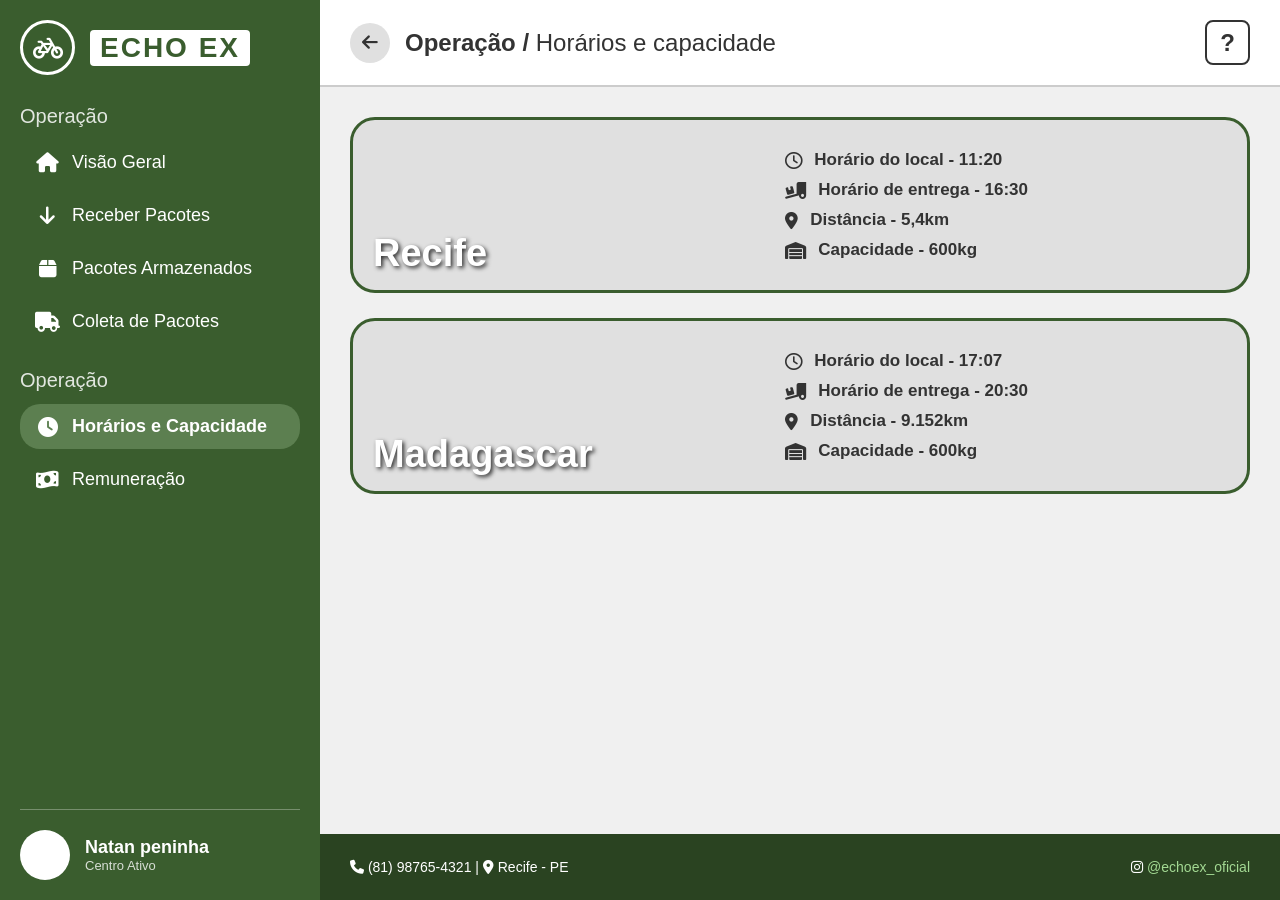
<file: horarios-capacidade.html>
<!DOCTYPE html>
<html lang="pt-BR">
<head>
    <meta charset="UTF-8">
    <meta name="viewport" content="width=device-width, initial-scale=1.0">
    <title>EchoEx - Horários e Capacidade</title>
    <link rel="stylesheet" href="https://cdnjs.cloudflare.com/ajax/libs/font-awesome/6.4.0/css/all.min.css">
    <style>
        * { margin: 0; padding: 0; box-sizing: border-box; font-family: 'Segoe UI', Tahoma, Geneva, Verdana, sans-serif; }
        body { display: flex; min-height: 100vh; background-color: #f0f0f0; }

        .sidebar { width: 320px; background-color: #3A5D2E; color: white; padding: 20px; display: flex; flex-direction: column; justify-content: space-between; flex-shrink: 0; }
        .logo-container { display: flex; align-items: center; gap: 15px; margin-bottom: 30px; text-decoration: none; color: white; }
        .logo-circle { width: 55px; height: 55px; border: 3px solid white; border-radius: 50%; display: flex; align-items: center; justify-content: center; font-size: 24px; }
        .logo-text { font-size: 28px; font-weight: 900; letter-spacing: 2px; background: white; color: #3A5D2E; padding: 2px 10px; border-radius: 4px; }
        
        .nav-section { margin-bottom: 25px; }
        .section-title { font-size: 20px; opacity: 0.85; margin-bottom: 12px; font-weight: 300; }
        .nav-item { display: flex; align-items: center; gap: 12px; padding: 12px 15px; color: white; text-decoration: none; font-size: 18px; border-radius: 20px; margin-bottom: 8px; }
        .nav-item:hover { background-color: rgba(255, 255, 255, 0.15); }
        .nav-item.active { background-color: #5C7F50; font-weight: bold; }
        .nav-item i { width: 25px; text-align: center; font-size: 20px; }

        .user-profile { border-top: 1px solid rgba(255, 255, 255, 0.3); padding-top: 20px; display: flex; align-items: center; gap: 15px; text-decoration: none; color: white; }
        .avatar-blank { width: 50px; height: 50px; background-color: white; border-radius: 50%; flex-shrink: 0; }
        .user-info h4 { font-size: 18px; font-weight: bold; }
        .user-info p { font-size: 13px; opacity: 0.8; }

        .main-content { flex: 1; display: flex; flex-direction: column; }
        .top-bar { background-color: white; padding: 20px 30px; display: flex; justify-content: space-between; align-items: center; border-bottom: 2px solid #ccc; }
        .top-bar-left { display: flex; align-items: center; gap: 15px; }
        .btn-back { background: #e0e0e0; border: none; width: 40px; height: 40px; border-radius: 50%; display: flex; align-items: center; justify-content: center; cursor: pointer; color: #333; font-size: 18px; text-decoration: none; }
        .page-title { font-size: 24px; font-weight: bold; color: #333; }
        .page-title span { font-weight: normal; }
        .help-btn { width: 45px; height: 45px; border: 2px solid #333; border-radius: 8px; display: flex; align-items: center; justify-content: center; font-size: 24px; font-weight: bold; color: #333; }
        .content-body { padding: 30px; flex: 1; }

        .schedule-card { display: flex; background-color: #E0E0E0; border: 3px solid #3A5D2E; border-radius: 25px; overflow: hidden; margin-bottom: 25px; }
        .schedule-img { width: 45%; height: 170px; position: relative; background-size: cover; background-position: center; }
        .schedule-img h2 { position: absolute; bottom: 15px; left: 20px; color: white; font-size: 38px; text-shadow: 2px 2px 4px rgba(0,0,0,0.8); }
        .schedule-info { padding: 20px 30px; display: flex; flex-direction: column; justify-content: center; gap: 10px; color: #333; font-size: 17px; font-weight: bold; }
        .schedule-info div { display: flex; align-items: center; gap: 12px; }

        footer { background-color: #2a4321; color: white; padding: 25px 30px; margin-top: auto; display: flex; justify-content: space-between; font-size: 14px; }
        footer a { color: #a3d993; text-decoration: none; }
    </style>
</head>
<body>

    <aside class="sidebar">
        <div>
            <a href="index.html" class="logo-container">
                <div class="logo-circle"><i class="fa-solid fa-bicycle"></i></div>
                <div class="logo-text">ECHO EX</div>
            </a>
            <div class="nav-section">
                <div class="section-title">Operação</div>
                <a href="visao-geral.html" class="nav-item"><i class="fa-solid fa-house"></i> Visão Geral</a>
                <a href="receber-pacotes.html" class="nav-item"><i class="fa-solid fa-arrow-down"></i> Receber Pacotes</a>
                <a href="pacotes-armazenados.html" class="nav-item"><i class="fa-solid fa-box"></i> Pacotes Armazenados</a>
                <a href="coleta-pacotes.html" class="nav-item"><i class="fa-solid fa-truck"></i> Coleta de Pacotes</a>
            </div>
            <div class="nav-section">
                <div class="section-title">Operação</div>
                <a href="horarios-capacidade.html" class="nav-item active"><i class="fa-solid fa-clock"></i> Horários e Capacidade</a>
                <a href="remuneracao.html" class="nav-item"><i class="fa-solid fa-money-bill-wave"></i> Remuneração</a>
            </div>
        </div>

        <a href="perfil.html" class="user-profile">
            <div class="avatar-blank"></div>
            <div class="user-info">
                <h4>Natan peninha</h4>
                <p>Centro Ativo</p>
            </div>
        </a>
    </aside>

    <main class="main-content">
        <header class="top-bar">
            <div class="top-bar-left">
                <a href="javascript:history.back()" class="btn-back"><i class="fa-solid fa-arrow-left"></i></a>
                <div class="page-title">Operação / <span>Horários e capacidade</span></div>
            </div>
            <div class="help-btn">?</div>
        </header>

        <section class="content-body">
            <div class="schedule-card">
                <div class="schedule-img" style="background-image: url('https://images.unsplash.com/photo-1579783902614-a3fb3927b675?w=800');">
                    <h2>Recife</h2>
                </div>
                <div class="schedule-info">
                    <div><i class="fa-regular fa-clock"></i> Horário do local - 11:20</div>
                    <div><i class="fa-solid fa-truck-ramp-box"></i> Horário de entrega - 16:30</div>
                    <div><i class="fa-solid fa-location-dot"></i> Distância - 5,4km</div>
                    <div><i class="fa-solid fa-warehouse"></i> Capacidade - 600kg</div>
                </div>
            </div>

            <div class="schedule-card">
                <div class="schedule-img" style="background-image: url('https://images.unsplash.com/photo-1507525428034-b723cf961d3e?w=800');">
                    <h2>Madagascar</h2>
                </div>
                <div class="schedule-info">
                    <div><i class="fa-regular fa-clock"></i> Horário do local - 17:07</div>
                    <div><i class="fa-solid fa-truck-ramp-box"></i> Horário de entrega - 20:30</div>
                    <div><i class="fa-solid fa-location-dot"></i> Distância - 9.152km</div>
                    <div><i class="fa-solid fa-warehouse"></i> Capacidade - 600kg</div>
                </div>
            </div>
        </section>

        <footer>
            <div><i class="fa-solid fa-phone"></i> (81) 98765-4321 | <i class="fa-solid fa-location-dot"></i> Recife - PE</div>
            <div><i class="fa-brands fa-instagram"></i> <a href="https://instagram.com" target="_blank">@echoex_oficial</a></div>
        </footer>
    </main>

</body>
</html>
</file>
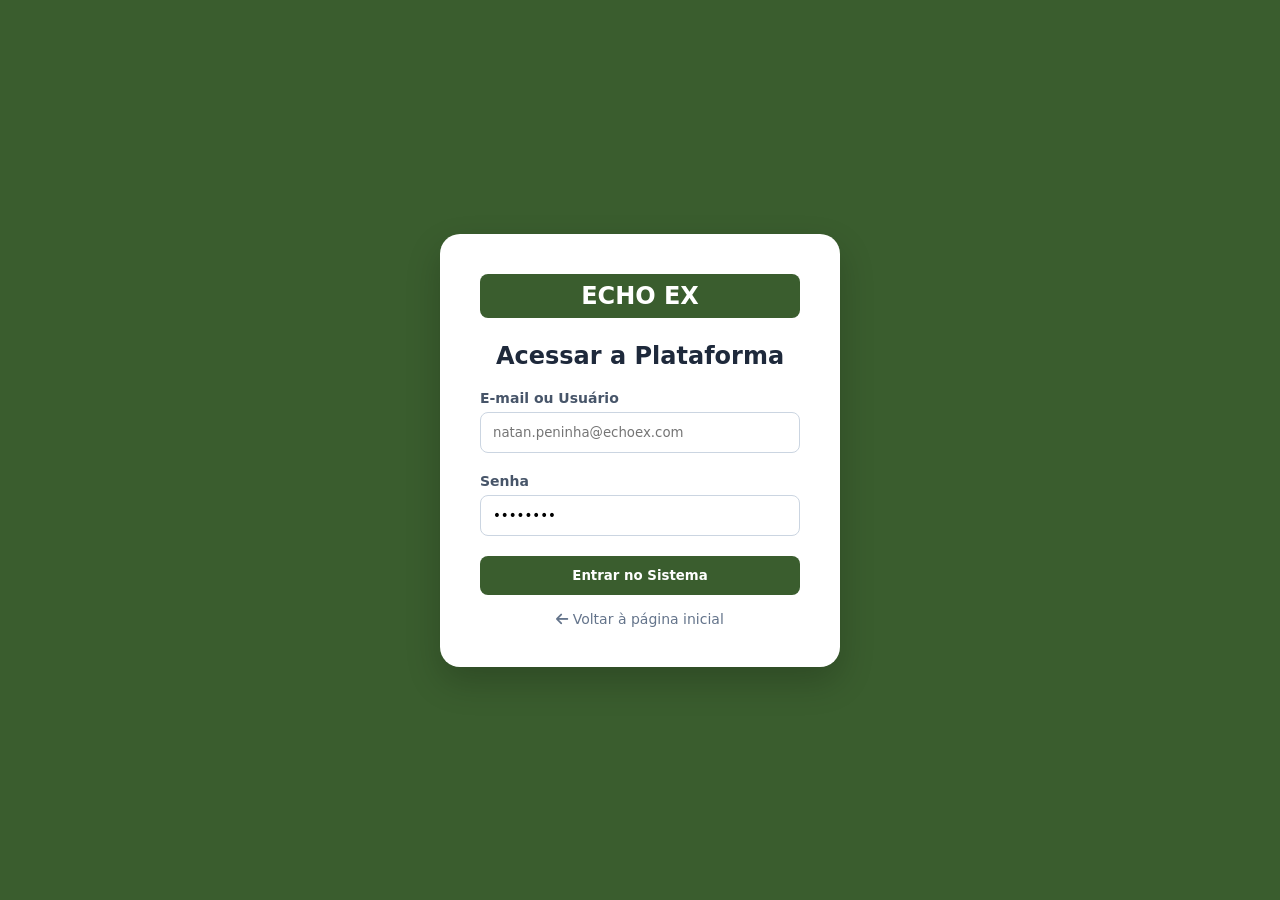
<file: login.html>
<!DOCTYPE html>
<html lang="pt-BR">
<head>
    <meta charset="UTF-8">
    <meta name="viewport" content="width=device-width, initial-scale=1.0">
    <title>EchoEx - Login</title>
    <link rel="stylesheet" href="https://cdnjs.cloudflare.com/ajax/libs/font-awesome/6.4.0/css/all.min.css">
    <style>
        * { margin: 0; padding: 0; box-sizing: border-box; font-family: 'Segoe UI', system-ui, sans-serif; }
        body { background: #3a5d2e; min-height: 100vh; display: flex; align-items: center; justify-content: center; padding: 20px; }
        .login-card { background: white; padding: 40px; border-radius: 20px; width: 100%; max-width: 400px; box-shadow: 0 15px 35px rgba(0,0,0,0.2); }
        .logo-box { background: #3a5d2e; color: white; text-align: center; font-weight: 900; font-size: 24px; padding: 8px; border-radius: 8px; margin-bottom: 24px; }
        .form-group { margin-bottom: 20px; }
        .form-group label { display: block; font-size: 14px; font-weight: 600; color: #475569; margin-bottom: 6px; }
        .form-group input { width: 100%; padding: 12px; border: 1px solid #cbd5e1; border-radius: 8px; outline: none; }
        .btn-submit { width: 100%; background: #3a5d2e; color: white; border: none; padding: 12px; border-radius: 8px; font-weight: 700; cursor: pointer; }
        .back-link { display: block; text-align: center; margin-top: 16px; color: #64748b; text-decoration: none; font-size: 14px; }
    </style>
</head>
<body>

    <div class="login-card">
        <div class="logo-box">ECHO EX</div>
        <h2 style="text-align: center; margin-bottom: 20px; color: #1e293b;">Acessar a Plataforma</h2>
        <form action="visao-geral.html">
            <div class="form-group">
                <label>E-mail ou Usuário</label>
                <input type="text" placeholder="natan.peninha@echoex.com" required>
            </div>
            <div class="form-group">
                <label>Senha</label>
                <input type="password" value="12345678" required>
            </div>
            <button type="submit" class="btn-submit">Entrar no Sistema</button>
        </form>
        <a href="index.html" class="back-link"><i class="fa-solid fa-arrow-left"></i> Voltar à página inicial</a>
    </div>

</body>
</html>
</file>
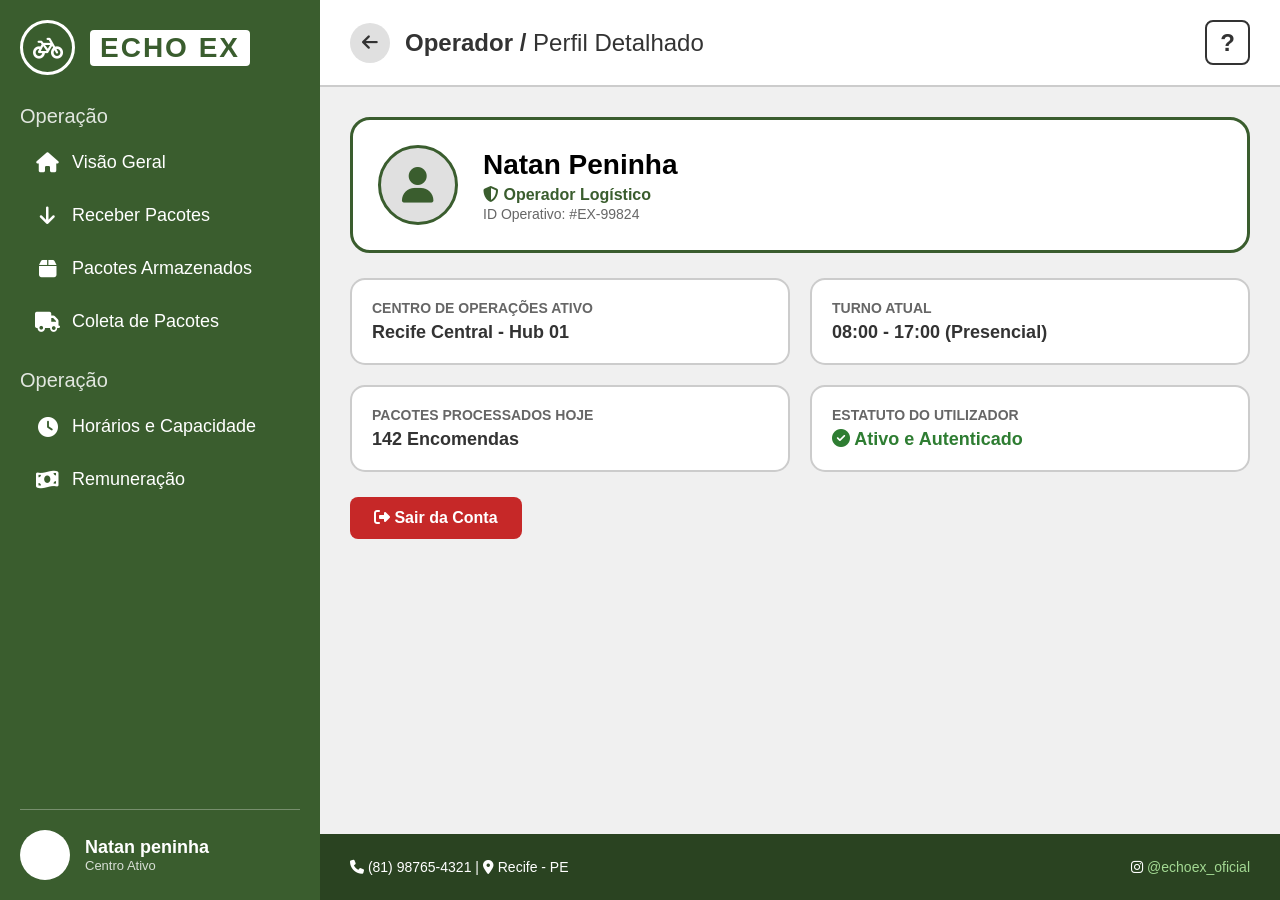
<file: perfil.html>
<!DOCTYPE html>
<html lang="pt-BR">
<head>
    <meta charset="UTF-8">
    <meta name="viewport" content="width=device-width, initial-scale=1.0">
    <title>EchoEx - Perfil do Operador</title>
    <link rel="stylesheet" href="https://cdnjs.cloudflare.com/ajax/libs/font-awesome/6.4.0/css/all.min.css">
    <style>
        * { margin: 0; padding: 0; box-sizing: border-box; font-family: 'Segoe UI', Tahoma, Geneva, Verdana, sans-serif; }
        body { display: flex; min-height: 100vh; background-color: #f0f0f0; }

        .sidebar { width: 320px; background-color: #3A5D2E; color: white; padding: 20px; display: flex; flex-direction: column; justify-content: space-between; flex-shrink: 0; }
        .logo-container { display: flex; align-items: center; gap: 15px; margin-bottom: 30px; text-decoration: none; color: white; }
        .logo-circle { width: 55px; height: 55px; border: 3px solid white; border-radius: 50%; display: flex; align-items: center; justify-content: center; font-size: 24px; }
        .logo-text { font-size: 28px; font-weight: 900; letter-spacing: 2px; background: white; color: #3A5D2E; padding: 2px 10px; border-radius: 4px; }
        
        .nav-section { margin-bottom: 25px; }
        .section-title { font-size: 20px; opacity: 0.85; margin-bottom: 12px; font-weight: 300; }
        .nav-item { display: flex; align-items: center; gap: 12px; padding: 12px 15px; color: white; text-decoration: none; font-size: 18px; border-radius: 20px; margin-bottom: 8px; }
        .nav-item:hover { background-color: rgba(255, 255, 255, 0.15); }
        .nav-item i { width: 25px; text-align: center; font-size: 20px; }

        .user-profile { border-top: 1px solid rgba(255, 255, 255, 0.3); padding-top: 20px; display: flex; align-items: center; gap: 15px; text-decoration: none; color: white; }
        .avatar-blank { width: 50px; height: 50px; background-color: white; border-radius: 50%; flex-shrink: 0; }
        .user-info h4 { font-size: 18px; font-weight: bold; }
        .user-info p { font-size: 13px; opacity: 0.8; }

        .main-content { flex: 1; display: flex; flex-direction: column; }
        .top-bar { background-color: white; padding: 20px 30px; display: flex; justify-content: space-between; align-items: center; border-bottom: 2px solid #ccc; }
        .top-bar-left { display: flex; align-items: center; gap: 15px; }
        .btn-back { background: #e0e0e0; border: none; width: 40px; height: 40px; border-radius: 50%; display: flex; align-items: center; justify-content: center; cursor: pointer; color: #333; font-size: 18px; text-decoration: none; }
        .page-title { font-size: 24px; font-weight: bold; color: #333; }
        .page-title span { font-weight: normal; }
        .help-btn { width: 45px; height: 45px; border: 2px solid #333; border-radius: 8px; display: flex; align-items: center; justify-content: center; font-size: 24px; font-weight: bold; color: #333; }
        .content-body { padding: 30px; flex: 1; }

        .profile-card { background: white; border-radius: 20px; padding: 25px; display: flex; align-items: center; gap: 25px; border: 3px solid #3A5D2E; margin-bottom: 25px; }
        .profile-icon { width: 80px; height: 80px; border-radius: 50%; background-color: #e0e0e0; color: #3A5D2E; display: flex; align-items: center; justify-content: center; font-size: 36px; border: 3px solid #3A5D2E; flex-shrink: 0; }
        .info-grid { display: grid; grid-template-columns: 1fr 1fr; gap: 20px; }
        .info-card { background: white; padding: 20px; border-radius: 15px; border: 2px solid #ccc; }
        .info-card h4 { color: #666; font-size: 14px; text-transform: uppercase; margin-bottom: 6px; }
        .info-card p { font-size: 18px; font-weight: bold; color: #333; }

        footer { background-color: #2a4321; color: white; padding: 25px 30px; margin-top: auto; display: flex; justify-content: space-between; font-size: 14px; }
        footer a { color: #a3d993; text-decoration: none; }
    </style>
</head>
<body>

    <aside class="sidebar">
        <div>
            <a href="index.html" class="logo-container">
                <div class="logo-circle"><i class="fa-solid fa-bicycle"></i></div>
                <div class="logo-text">ECHO EX</div>
            </a>
            <div class="nav-section">
                <div class="section-title">Operação</div>
                <a href="visao-geral.html" class="nav-item"><i class="fa-solid fa-house"></i> Visão Geral</a>
                <a href="receber-pacotes.html" class="nav-item"><i class="fa-solid fa-arrow-down"></i> Receber Pacotes</a>
                <a href="pacotes-armazenados.html" class="nav-item"><i class="fa-solid fa-box"></i> Pacotes Armazenados</a>
                <a href="coleta-pacotes.html" class="nav-item"><i class="fa-solid fa-truck"></i> Coleta de Pacotes</a>
            </div>
            <div class="nav-section">
                <div class="section-title">Operação</div>
                <a href="horarios-capacidade.html" class="nav-item"><i class="fa-solid fa-clock"></i> Horários e Capacidade</a>
                <a href="remuneracao.html" class="nav-item"><i class="fa-solid fa-money-bill-wave"></i> Remuneração</a>
            </div>
        </div>

        <a href="perfil.html" class="user-profile">
            <div class="avatar-blank"></div>
            <div class="user-info">
                <h4>Natan peninha</h4>
                <p>Centro Ativo</p>
            </div>
        </a>
    </aside>

    <main class="main-content">
        <header class="top-bar">
            <div class="top-bar-left">
                <a href="javascript:history.back()" class="btn-back"><i class="fa-solid fa-arrow-left"></i></a>
                <div class="page-title">Operador / <span>Perfil Detalhado</span></div>
            </div>
            <div class="help-btn">?</div>
        </header>

        <section class="content-body">
            <div class="profile-card">
                <div class="profile-icon">
                    <i class="fa-solid fa-user"></i>
                </div>
                <div>
                    <h1 style="font-size: 28px;">Natan Peninha</h1>
                    <p style="color: #3A5D2E; font-weight: bold; margin-top: 5px;"><i class="fa-solid fa-shield-halved"></i> Operador Logístico</p>
                    <p style="color: #666; font-size: 14px; margin-top: 2px;">ID Operativo: #EX-99824</p>
                </div>
            </div>

            <div class="info-grid">
                <div class="info-card">
                    <h4>Centro de Operações Ativo</h4>
                    <p>Recife Central - Hub 01</p>
                </div>
                <div class="info-card">
                    <h4>Turno Atual</h4>
                    <p>08:00 - 17:00 (Presencial)</p>
                </div>
                <div class="info-card">
                    <h4>Pacotes Processados Hoje</h4>
                    <p>142 Encomendas</p>
                </div>
                <div class="info-card">
                    <h4>Estatuto do Utilizador</h4>
                    <p style="color: #2e7d32;"><i class="fa-solid fa-circle-check"></i> Ativo e Autenticado</p>
                </div>
            </div>

            <a href="index.html" style="display: inline-block; margin-top: 25px; background: #c62828; color: white; padding: 12px 24px; border-radius: 8px; text-decoration: none; font-weight: bold;">
                <i class="fa-solid fa-right-from-bracket"></i> Sair da Conta
            </a>
        </section>

        <footer>
            <div><i class="fa-solid fa-phone"></i> (81) 98765-4321 | <i class="fa-solid fa-location-dot"></i> Recife - PE</div>
            <div><i class="fa-brands fa-instagram"></i> <a href="https://instagram.com" target="_blank">@echoex_oficial</a></div>
        </footer>
    </main>

</body>
</html>
</file>
